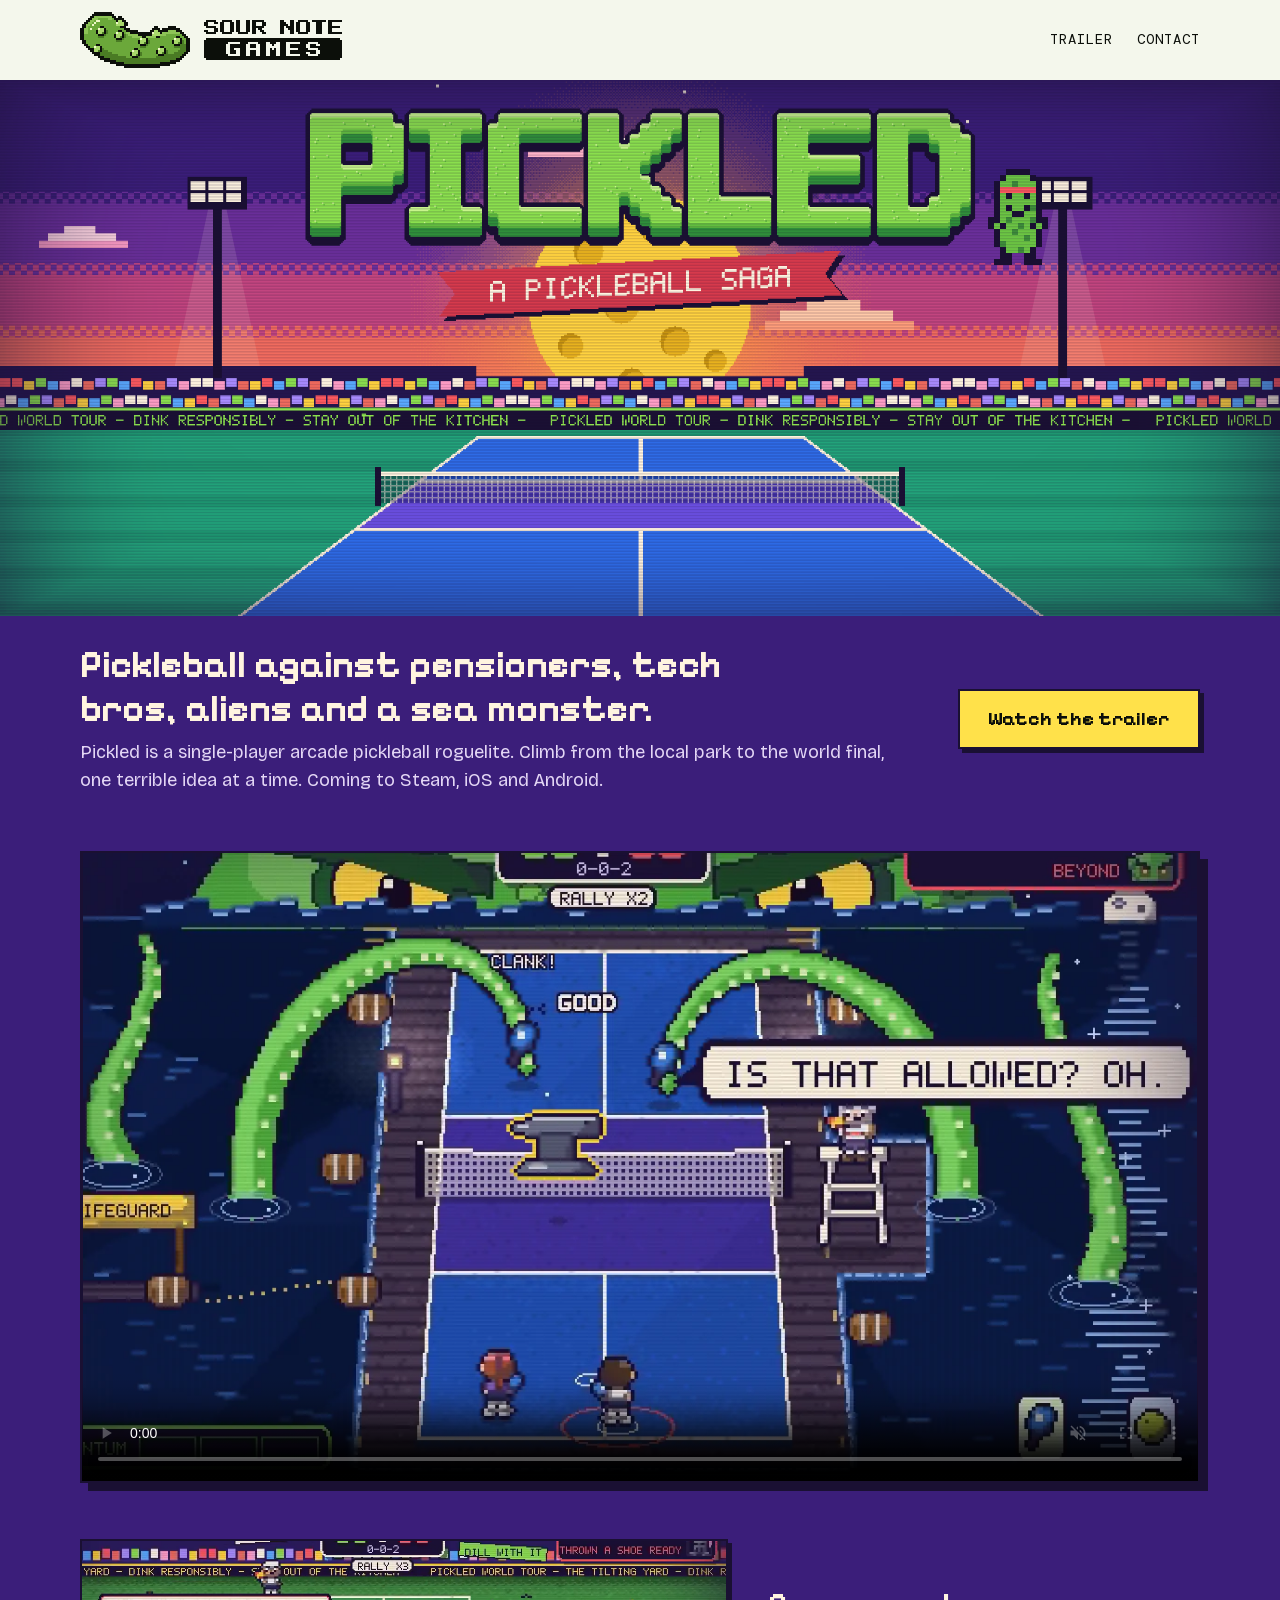
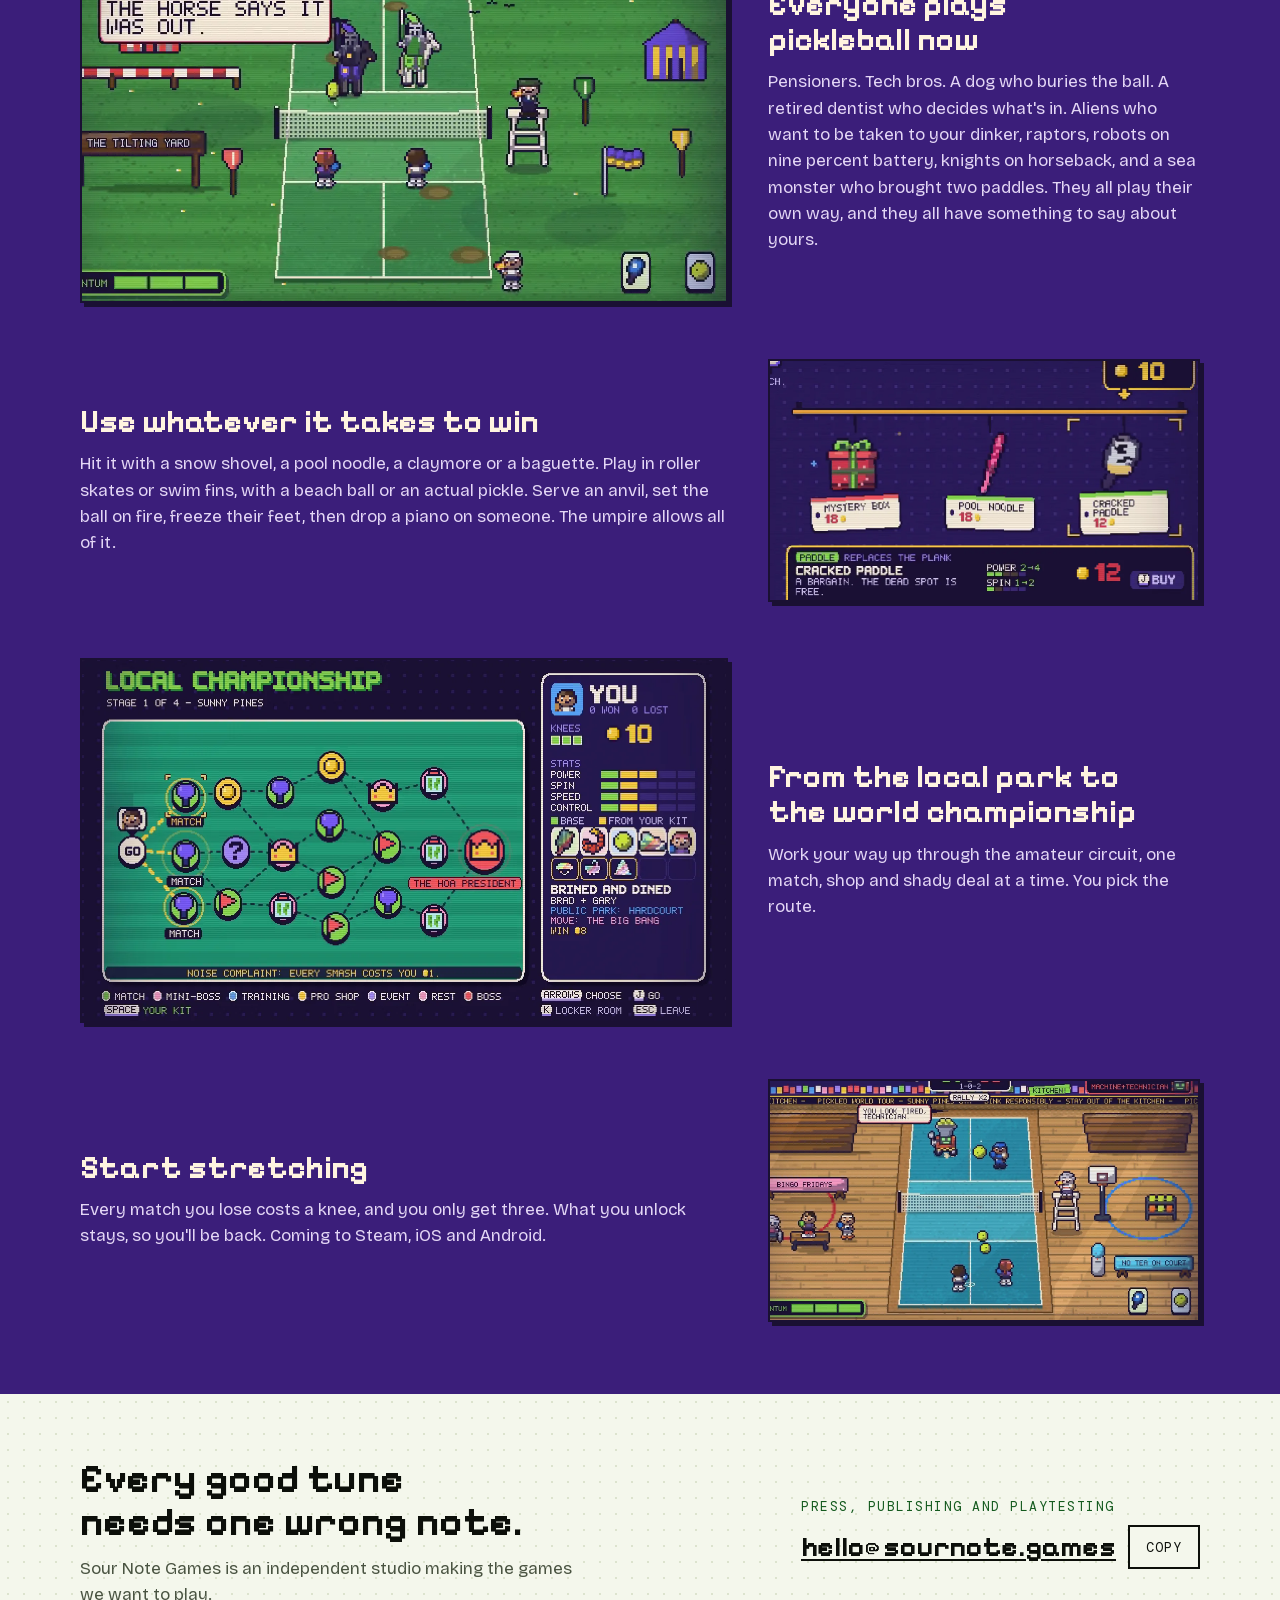
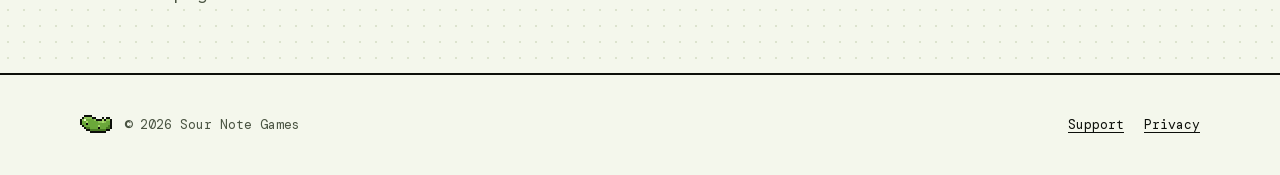
<file: index.html>
<!doctype html>
<html lang="en">
<head>
<meta charset="utf-8">
<meta name="viewport" content="width=device-width, initial-scale=1, viewport-fit=cover">
<title>Sour Note Games · Pickled: A Pickleball Saga</title>
<meta name="description" content="Pickleball against pensioners, tech bros, aliens and a sea monster. Pickled is an arcade pickleball roguelite, coming to Steam, iOS and Android.">
<link rel="canonical" href="https://sournote.games/">
<link rel="preload" as="image" href="img/title/letters.png">
<link rel="preload" as="font" type="font/woff2" href="fonts/pixelify-sans-700.woff2" crossorigin>
<link rel="preload" as="font" type="font/woff2" href="fonts/bricolage-grotesque.woff2" crossorigin>
<meta property="og:type" content="website">
<meta property="og:site_name" content="Sour Note Games">
<meta property="og:title" content="Pickled: A Pickleball Saga, from Sour Note Games">
<meta property="og:description" content="Pickleball against pensioners, tech bros, aliens and a sea monster. An arcade pickleball roguelite, coming to Steam, iOS and Android.">
<meta property="og:url" content="https://sournote.games/">
<meta property="og:image" content="https://sournote.games/img/og-title.jpg">
<meta property="og:image:width" content="1200">
<meta property="og:image:height" content="630">
<meta property="og:image:alt" content="The Pickled title screen, with the logo over a pixel sunset and a packed stadium, and the words Coming to Steam, iOS and Android.">
<meta name="twitter:card" content="summary_large_image">
<script type="application/ld+json">
{
  "@context": "https://schema.org",
  "@graph": [
    {
      "@type": "WebSite",
      "@id": "https://sournote.games/#website",
      "name": "Sour Note Games",
      "url": "https://sournote.games/"
    },
    {
      "@type": "Organization",
      "@id": "https://sournote.games/#studio",
      "name": "Sour Note Games",
      "url": "https://sournote.games/",
      "email": "hello@sournote.games"
    },
    {
      "@type": "VideoGame",
      "@id": "https://sournote.games/#pickled",
      "name": "Pickled: A Pickleball Saga",
      "alternateName": "Pickled",
      "description": "A single-player arcade pickleball roguelite, coming to Steam, iOS and Android. Pickleball against pensioners, tech bros, aliens and a sea monster.",
      "url": "https://sournote.games/",
      "image": "https://sournote.games/img/og-title.jpg",
      "genre": ["Sports", "Arcade", "Roguelite"],
      "gamePlatform": ["Steam", "iOS", "Android"],
      "playMode": "https://schema.org/SinglePlayer",
      "applicationCategory": "Game",
      "author": { "@id": "https://sournote.games/#studio" },
      "trailer": { "@id": "https://sournote.games/#trailer" }
    },
    {
      "@type": "VideoObject",
      "@id": "https://sournote.games/#trailer",
      "name": "Pickled: A Pickleball Saga trailer",
      "description": "Pickleball against pensioners, tech bros, a dog, a retired dentist, aliens and a sea monster. Coming to Steam, iOS and Android.",
      "thumbnailUrl": "https://sournote.games/img/story/anvil.webp",
      "uploadDate": "2026-11-08T17:30:00+08:00",
      "duration": "PT1M35S",
      "contentUrl": "https://sournote.games/video/pickled-trailer.mp4"
    }
  ]
}
</script>
<link rel="icon" href="favicon.ico" sizes="16x16 32x32 48x48">
<link rel="icon" href="favicon.svg" type="image/svg+xml">
<link rel="apple-touch-icon" href="apple-touch-icon.png">
<link rel="stylesheet" href="site.css?v=8">
</head>
<body>

<header class="wrap top" id="top">
  <a class="brand" href="#top" aria-label="Sour Note Games, back to top"><svg xmlns="http://www.w3.org/2000/svg" viewBox="0 0 131 28" shape-rendering="crispEdges" role="img" aria-label="Sour Note Games"><path d="M7 0h9v1h-9zM6 1h11v1h-11zM5 2h2v1h-2zM16 2h2v1h-2zM19 2h2v1h-2zM4 3h2v1h-2zM17 3h5v1h-5zM3 4h2v1h-2zM18 4h1v1h-1zM21 4h2v1h-2zM2 5h2v1h-2zM22 5h2v1h-2zM1 6h2v1h-2zM22 6h2v1h-2zM1 7h2v1h-2zM10 7h2v1h-2zM20 7h3v1h-3zM37 7h2v1h-2zM44 7h4v1h-4zM0 8h2v1h-2zM12 8h1v1h-1zM22 8h3v1h-3zM36 8h4v1h-4zM41 8h9v1h-9zM0 9h2v1h-2zM8 9h1v1h-1zM12 9h1v1h-1zM19 9h2v1h-2zM23 9h6v1h-6zM35 9h2v1h-2zM39 9h5v1h-5zM48 9h3v1h-3zM0 10h2v1h-2zM8 10h1v1h-1zM12 10h1v1h-1zM21 10h1v1h-1zM25 10h11v1h-11zM40 10h1v1h-1zM50 10h2v1h-2zM0 11h2v1h-2zM9 11h3v1h-3zM17 11h1v1h-1zM21 11h1v1h-1zM29 11h7v1h-7zM51 11h2v1h-2zM0 12h2v1h-2zM17 12h1v1h-1zM21 12h1v1h-1zM31 12h2v1h-2zM38 12h2v1h-2zM48 12h2v1h-2zM52 12h2v1h-2zM0 13h2v1h-2zM18 13h3v1h-3zM33 13h1v1h-1zM50 13h1v1h-1zM53 13h2v1h-2zM1 14h2v1h-2zM29 14h1v1h-1zM33 14h1v1h-1zM46 14h1v1h-1zM50 14h1v1h-1zM53 14h2v1h-2zM1 15h2v1h-2zM29 15h1v1h-1zM33 15h1v1h-1zM46 15h1v1h-1zM50 15h1v1h-1zM53 15h2v1h-2zM2 16h2v1h-2zM8 16h2v1h-2zM30 16h3v1h-3zM47 16h3v1h-3zM53 16h2v1h-2zM3 17h2v1h-2zM10 17h1v1h-1zM40 17h2v1h-2zM53 17h2v1h-2zM4 18h3v1h-3zM10 18h1v1h-1zM27 18h2v1h-2zM42 18h1v1h-1zM53 18h2v1h-2zM5 19h2v1h-2zM10 19h1v1h-1zM29 19h1v1h-1zM38 19h1v1h-1zM42 19h1v1h-1zM53 19h2v1h-2zM6 20h4v1h-4zM25 20h1v1h-1zM29 20h1v1h-1zM38 20h1v1h-1zM42 20h1v1h-1zM52 20h2v1h-2zM7 21h3v1h-3zM25 21h1v1h-1zM29 21h1v1h-1zM39 21h3v1h-3zM51 21h2v1h-2zM9 22h3v1h-3zM26 22h3v1h-3zM50 22h2v1h-2zM10 23h5v1h-5zM48 23h3v1h-3zM12 24h6v1h-6zM45 24h5v1h-5zM15 25h7v1h-7zM40 25h8v1h-8zM18 26h27v1h-27zM22 27h18v1h-18z" fill="#0C0F0A"/><path d="M13 9h1v1h-1zM11 10h1v1h-1zM13 10h1v1h-1zM12 11h1v1h-1zM22 11h1v1h-1zM9 12h3v1h-3zM20 12h1v1h-1zM22 12h1v1h-1zM21 13h1v1h-1zM18 14h3v1h-3zM34 14h1v1h-1zM51 14h1v1h-1zM32 15h1v1h-1zM34 15h1v1h-1zM49 15h1v1h-1zM51 15h1v1h-1zM33 16h1v1h-1zM50 16h3v1h-3zM30 17h3v1h-3zM47 17h6v1h-6zM11 18h1v1h-1zM50 18h3v1h-3zM9 19h1v1h-1zM11 19h3v1h-3zM43 19h1v1h-1zM49 19h4v1h-4zM10 20h6v1h-6zM30 20h1v1h-1zM41 20h1v1h-1zM43 20h1v1h-1zM47 20h5v1h-5zM10 21h9v1h-9zM28 21h1v1h-1zM30 21h1v1h-1zM42 21h9v1h-9zM12 22h11v1h-11zM29 22h1v1h-1zM38 22h12v1h-12zM15 23h33v1h-33zM18 24h27v1h-27zM22 25h18v1h-18z" fill="#4A7B24"/><path d="M9 3h5v1h-5zM16 3h1v1h-1zM7 4h1v1h-1zM10 4h8v1h-8zM6 5h1v1h-1zM8 5h10v1h-10zM5 6h1v1h-1zM7 6h11v1h-11zM4 7h6v1h-6zM12 7h8v1h-8zM4 8h1v1h-1zM6 8h3v1h-3zM13 8h9v1h-9zM4 9h4v1h-4zM14 9h5v1h-5zM21 9h2v1h-2zM4 10h4v1h-4zM14 10h4v1h-4zM22 10h1v1h-1zM2 11h7v1h-7zM13 11h4v1h-4zM23 11h1v1h-1zM43 11h8v1h-8zM2 12h7v1h-7zM12 12h5v1h-5zM23 12h3v1h-3zM40 12h8v1h-8zM50 12h2v1h-2zM2 13h16v1h-16zM22 13h8v1h-8zM34 13h13v1h-13zM51 13h2v1h-2zM3 14h15v1h-15zM21 14h8v1h-8zM35 14h11v1h-11zM52 14h1v1h-1zM3 15h26v1h-26zM35 15h11v1h-11zM52 15h1v1h-1zM4 16h4v1h-4zM10 16h20v1h-20zM34 16h13v1h-13zM5 17h2v1h-2zM11 17h19v1h-19zM33 17h7v1h-7zM42 17h5v1h-5zM12 18h15v1h-15zM29 18h10v1h-10zM43 18h7v1h-7zM14 19h12v1h-12zM30 19h8v1h-8zM44 19h5v1h-5zM16 20h9v1h-9zM31 20h7v1h-7zM44 20h3v1h-3zM19 21h6v1h-6zM31 21h8v1h-8zM23 22h3v1h-3zM30 22h8v1h-8z" fill="#6BA83A"/><path d="M7 2h9v1h-9zM6 3h3v1h-3zM14 3h2v1h-2zM5 4h2v1h-2zM4 5h2v1h-2zM3 6h2v1h-2zM3 7h1v1h-1zM2 8h2v1h-2zM2 9h2v1h-2zM44 9h4v1h-4zM2 10h2v1h-2zM23 10h2v1h-2zM41 10h9v1h-9zM24 11h5v1h-5zM40 11h3v1h-3zM26 12h5v1h-5zM33 12h5v1h-5z" fill="#8DC456"/><path d="M19 4h2v1h-2zM19 5h3v1h-3zM18 6h4v1h-4zM10 8h2v1h-2zM9 9h3v1h-3zM37 9h2v1h-2zM9 10h2v1h-2zM19 10h2v1h-2zM37 10h3v1h-3zM18 11h3v1h-3zM36 11h4v1h-4zM18 12h2v1h-2zM31 13h2v1h-2zM48 13h2v1h-2zM30 14h3v1h-3zM47 14h3v1h-3zM30 15h2v1h-2zM47 15h2v1h-2zM8 17h2v1h-2zM7 18h3v1h-3zM40 18h2v1h-2zM7 19h2v1h-2zM27 19h2v1h-2zM39 19h3v1h-3zM26 20h3v1h-3zM39 20h2v1h-2zM26 21h2v1h-2z" fill="#A8D86B"/><path d="M8 4h2v1h-2zM7 5h1v1h-1zM18 5h1v1h-1zM6 6h1v1h-1zM5 8h1v1h-1zM9 8h1v1h-1zM18 10h1v1h-1zM36 10h1v1h-1zM30 13h1v1h-1zM47 13h1v1h-1zM7 17h1v1h-1zM39 18h1v1h-1zM26 19h1v1h-1z" fill="#EEF8C8"/><path d="M63 4h5v1h-5zM71 4h5v1h-5zM78 4h2v1h-2zM83 4h2v1h-2zM86 4h6v1h-6zM100 4h2v1h-2zM105 4h2v1h-2zM109 4h5v1h-5zM116 4h7v1h-7zM124 4h7v1h-7zM62 5h2v1h-2zM67 5h2v1h-2zM70 5h2v1h-2zM75 5h2v1h-2zM78 5h2v1h-2zM83 5h2v1h-2zM86 5h2v1h-2zM91 5h2v1h-2zM100 5h3v1h-3zM105 5h2v1h-2zM108 5h2v1h-2zM113 5h2v1h-2zM118 5h3v1h-3zM124 5h2v1h-2zM62 6h2v1h-2zM70 6h2v1h-2zM75 6h2v1h-2zM78 6h2v1h-2zM83 6h2v1h-2zM86 6h2v1h-2zM91 6h2v1h-2zM100 6h4v1h-4zM105 6h2v1h-2zM108 6h2v1h-2zM113 6h2v1h-2zM118 6h3v1h-3zM124 6h2v1h-2zM63 7h5v1h-5zM70 7h2v1h-2zM75 7h2v1h-2zM78 7h2v1h-2zM83 7h2v1h-2zM86 7h6v1h-6zM100 7h2v1h-2zM103 7h4v1h-4zM108 7h2v1h-2zM113 7h2v1h-2zM118 7h3v1h-3zM124 7h6v1h-6zM67 8h2v1h-2zM70 8h2v1h-2zM75 8h2v1h-2zM78 8h2v1h-2zM83 8h2v1h-2zM86 8h2v1h-2zM89 8h2v1h-2zM100 8h2v1h-2zM104 8h3v1h-3zM108 8h2v1h-2zM113 8h2v1h-2zM118 8h3v1h-3zM124 8h2v1h-2zM62 9h2v1h-2zM67 9h2v1h-2zM70 9h2v1h-2zM75 9h2v1h-2zM78 9h2v1h-2zM83 9h2v1h-2zM86 9h2v1h-2zM90 9h2v1h-2zM100 9h2v1h-2zM105 9h2v1h-2zM108 9h2v1h-2zM113 9h2v1h-2zM118 9h3v1h-3zM124 9h2v1h-2zM63 10h5v1h-5zM71 10h5v1h-5zM79 10h5v1h-5zM86 10h2v1h-2zM91 10h2v1h-2zM100 10h2v1h-2zM105 10h2v1h-2zM109 10h5v1h-5zM118 10h3v1h-3zM124 10h7v1h-7zM63 13h67v1h-67zM62 14h69v1h-69zM62 15h12v1h-12zM80 15h4v1h-4zM89 15h4v1h-4zM95 15h3v1h-3zM100 15h3v1h-3zM110 15h4v1h-4zM119 15h12v1h-12zM62 16h11v1h-11zM75 16h8v1h-8zM85 16h3v1h-3zM90 16h3v1h-3zM96 16h1v1h-1zM100 16h3v1h-3zM105 16h8v1h-8zM115 16h3v1h-3zM120 16h11v1h-11zM62 17h11v1h-11zM75 17h8v1h-8zM85 17h3v1h-3zM90 17h3v1h-3zM100 17h3v1h-3zM105 17h8v1h-8zM115 17h16v1h-16zM62 18h11v1h-11zM75 18h2v1h-2zM80 18h3v1h-3zM90 18h3v1h-3zM95 18h1v1h-1zM97 18h1v1h-1zM100 18h3v1h-3zM109 18h5v1h-5zM119 18h12v1h-12zM62 19h11v1h-11zM75 19h3v1h-3zM80 19h3v1h-3zM85 19h3v1h-3zM90 19h3v1h-3zM95 19h3v1h-3zM100 19h3v1h-3zM105 19h13v1h-13zM120 19h11v1h-11zM62 20h11v1h-11zM75 20h3v1h-3zM80 20h3v1h-3zM85 20h3v1h-3zM90 20h3v1h-3zM95 20h3v1h-3zM100 20h3v1h-3zM105 20h8v1h-8zM115 20h3v1h-3zM120 20h11v1h-11zM62 21h12v1h-12zM80 21h3v1h-3zM85 21h3v1h-3zM90 21h3v1h-3zM95 21h3v1h-3zM100 21h3v1h-3zM110 21h4v1h-4zM119 21h12v1h-12zM62 22h69v1h-69zM63 23h67v1h-67z" fill="currentColor"/></svg></a>
  <nav aria-label="Main">
    <a href="#trailer">Trailer</a>
    <a href="#contact">Contact</a>
  </nav>
</header>

<main>
  <section class="games" id="games">
    <h1 class="hero-art">
      <span class="stage">
        <img class="plate" src="img/title/sky.png" width="1720" height="720" fetchpriority="high" alt="Pickled: A Pickleball Saga">
        <img class="moon" src="img/title/moon.png" width="300" height="300" alt="">
        <img class="cloud" src="img/title/cloud-1.png" width="160" height="40" alt="" style="--x: 355; --y: 32; --w: 80; --v: 20.64">
        <img class="cloud" src="img/title/cloud-2.png" width="120" height="30" alt="" style="--x: 26; --y: 98; --w: 60; --v: 28.38">
        <img class="cloud" src="img/title/cloud-3.png" width="200" height="40" alt="" style="--x: 514; --y: 148; --w: 100; --v: 16.34">
        <span class="beam" style="--x: 146"></span>
        <span class="beam" style="--x: 714; animation-delay: -3s"></span>
        <img class="ground" src="img/title/ground.png" width="1720" height="720" fetchpriority="high" alt="">
        <img class="fans" src="img/title/fans-a.png" width="1720" height="40" alt="" style="--hop: 10%">
        <img class="fans" src="img/title/fans-b.png" width="1720" height="40" alt="" style="--hop: -10%">
        <span class="letter" style="--i: 0; --x: 202"></span>
        <span class="letter" style="--i: 1; --x: 269"></span>
        <span class="letter" style="--i: 2; --x: 322"></span>
        <span class="letter" style="--i: 3; --x: 389"></span>
        <span class="letter" style="--i: 4; --x: 456"></span>
        <span class="letter" style="--i: 5; --x: 516"></span>
        <span class="letter" style="--i: 6; --x: 583"></span>
        <img class="ribbon" src="img/title/ribbon.png" width="552" height="94" alt="">
        <img class="mascot" src="img/title/mascot.png" width="80" height="128" alt="">
        <img class="glass" src="img/title/glass.png" width="1720" height="720" fetchpriority="high" alt="">
      </span>
    </h1>
    <div class="wrap games-in">
      <div class="pitch">
        <div class="pitch-copy">
          <p class="line">Pickleball against pensioners, tech bros, aliens and a sea monster.</p>
          <p class="sub">Pickled is a single-player arcade pickleball roguelite. Climb from the local park to the world final, one terrible idea at a time. Coming to Steam, iOS and Android.</p>
        </div>
        <a class="btn" href="#trailer">Watch the trailer</a>
      </div>

      <div class="frame clip" id="trailer">
        <video controls loop muted playsinline preload="none" width="1280" height="720" poster="img/story/anvil.webp" aria-label="The Pickled trailer: pickleball against pensioners, tech bros, a dog, a retired dentist, aliens and a sea monster. You bring an anvil, a baseball bat, a sword and a pickle, serve a ball on fire, drop a piano on a ball machine and throw your paddle at your own partner, then climb from the local park to the world championship and lose to the pensioners. Coming to Steam, iOS and Android.">
          <source src="video/pickled-trailer.mp4" type="video/mp4">
          <track kind="captions" src="video/pickled-trailer.vtt" srclang="en" label="English">
          <a href="video/pickled-trailer.mp4">Watch the Pickled trailer</a>
        </video>
      </div>

      <div class="story">
        <article>
          <div class="shot loop"><video loop muted playsinline preload="none" width="1200" height="676" poster="img/story/everyone.webp" aria-label="Quick cuts of who you play: knights on horseback, green aliens on a mothership with Earth in the window, raptors in a jungle under a volcano, a dog on a beach, a huge Scotsman, robots in a world arena, a cow, a corporate sponsor with an ad across the court, and two tech bros, each with something to say."><source src="video/loops/everyone.mp4" type="video/mp4"></video></div>
          <div class="beat">
            <h2>Everyone plays pickleball now</h2>
            <p>Pensioners. Tech bros. A dog who buries the ball. A retired dentist who decides what's in. Aliens who want to be taken to your dinker, raptors, robots on nine percent battery, knights on horseback, and a sea monster who brought two paddles. They all play their own way, and they all have something to say about yours.</p>
          </div>
        </article>
        <article>
          <div class="shot loop"><video loop muted playsinline preload="none" width="1200" height="676" poster="img/story/kit.webp" aria-label="The Pro Shop's rail swings past a pool noodle, a snow shovel, a rugby ball and more, cutting to the gear in play: a beach ball, an actual pickle, a falling piano, a party balloon, a ball on fire, a bouncy castle and blocks of ice."><source src="video/loops/kit.mp4" type="video/mp4"></video></div>
          <div class="beat">
            <h2>Use whatever it takes to win</h2>
            <p>Hit it with a snow shovel, a pool noodle, a claymore or a baguette. Play in roller skates or swim fins, with a beach ball or an actual pickle. Serve an anvil, set the ball on fire, freeze their feet, then drop a piano on someone. The umpire allows all of it.</p>
          </div>
        </article>
        <article>
          <div class="shot loop"><video loop muted playsinline preload="none" width="1280" height="720" poster="img/story/map.webp" aria-label="The map screen, with the selection moving between stops on a board of matches, shops and events. It cuts from the Local Championship to the Regional, National and World boards, each with a boss's crown at the far end."><source src="video/loops/route.mp4" type="video/mp4"></video></div>
          <div class="beat">
            <h2>From the local park to the world championship</h2>
            <p>Work your way up through the amateur circuit, one match, shop and shady deal at a time. You pick the route.</p>
          </div>
        </article>
        <article>
          <div class="shot loop"><video loop muted playsinline preload="none" width="1200" height="676" poster="img/story/machine.webp" aria-label="In a gym a ball machine fires several balls at once through a long rally, saying, &quot;You look tired, technician,&quot; then, &quot;Tired is a fault. Reporting.&quot;"><source src="video/loops/machine.mp4" type="video/mp4"></video></div>
          <div class="beat">
            <h2>Start stretching</h2>
            <p>Every match you lose costs a knee, and you only get three. What you unlock stays, so you'll be back. Coming to Steam, iOS and Android.</p>
          </div>
        </article>
      </div>
    </div>
  </section>

  <section class="studio" id="contact" aria-labelledby="studio-title">
    <div class="wrap studio-in">
      <div class="studio-copy">
        <h2 id="studio-title">Every good tune needs one wrong note.</h2>
        <p>Sour Note Games is an independent studio making the games we want to play.</p>
      </div>
      <div class="reach">
        <p class="eyebrow">Press, publishing and playtesting</p>
        <div class="mail">
          <a id="email" href="mailto:hello@sournote.games">hello@sournote.games</a>
          <button class="copy" id="copy-email" type="button">Copy</button>
          <span class="vh" id="copy-status" role="status"></span>
        </div>
      </div>
    </div>
  </section>
</main>

<footer class="foot">
  <div class="wrap foot-in">
    <div class="foot-id"><svg xmlns="http://www.w3.org/2000/svg" viewBox="0 0 16 16" shape-rendering="crispEdges" role="img" aria-label="Sour Note Games"><path class="mark-line" d="M2 3h4v1h-4zM1 4h1v1h-1zM6 4h2v1h-2zM11 4h1v1h-1zM13 4h2v1h-2zM0 5h1v1h-1zM8 5h3v1h-3zM12 5h1v1h-1zM15 5h1v1h-1zM0 6h1v1h-1zM15 6h1v1h-1zM0 7h1v1h-1zM15 7h1v1h-1zM1 8h1v1h-1zM15 8h1v1h-1zM2 9h1v1h-1zM15 9h1v1h-1zM3 10h2v1h-2zM13 10h2v1h-2zM5 11h8v1h-8z" fill="#0C0F0A"/><path d="M3 7h1v1h-1zM9 9h1v1h-1z" fill="#0C0F0A"/><path d="M14 8h1v1h-1zM3 9h2v1h-2zM13 9h2v1h-2zM5 10h8v1h-8z" fill="#4A7B24"/><path d="M3 5h4v1h-4zM1 6h2v1h-2zM4 6h5v1h-5zM13 6h2v1h-2zM1 7h2v1h-2zM4 7h11v1h-11zM2 8h7v1h-7zM10 8h4v1h-4zM5 9h4v1h-4zM10 9h3v1h-3z" fill="#6BA83A"/><path d="M2 4h4v1h-4zM1 5h1v1h-1zM7 5h1v1h-1zM13 5h2v1h-2zM9 6h2v1h-2zM12 6h1v1h-1z" fill="#8DC456"/><path d="M11 5h1v1h-1zM3 6h1v1h-1zM11 6h1v1h-1zM9 8h1v1h-1z" fill="#A8D86B"/><path d="M2 5h1v1h-1z" fill="#EEF8C8"/></svg><span>© 2026 Sour Note Games</span></div>
    <nav aria-label="Legal">
      <a href="support.html">Support</a>
      <a href="privacy.html">Privacy</a>
    </nav>
  </div>
</footer>

<script src="site.js?v=7"></script>
</body>
</html>
</file>
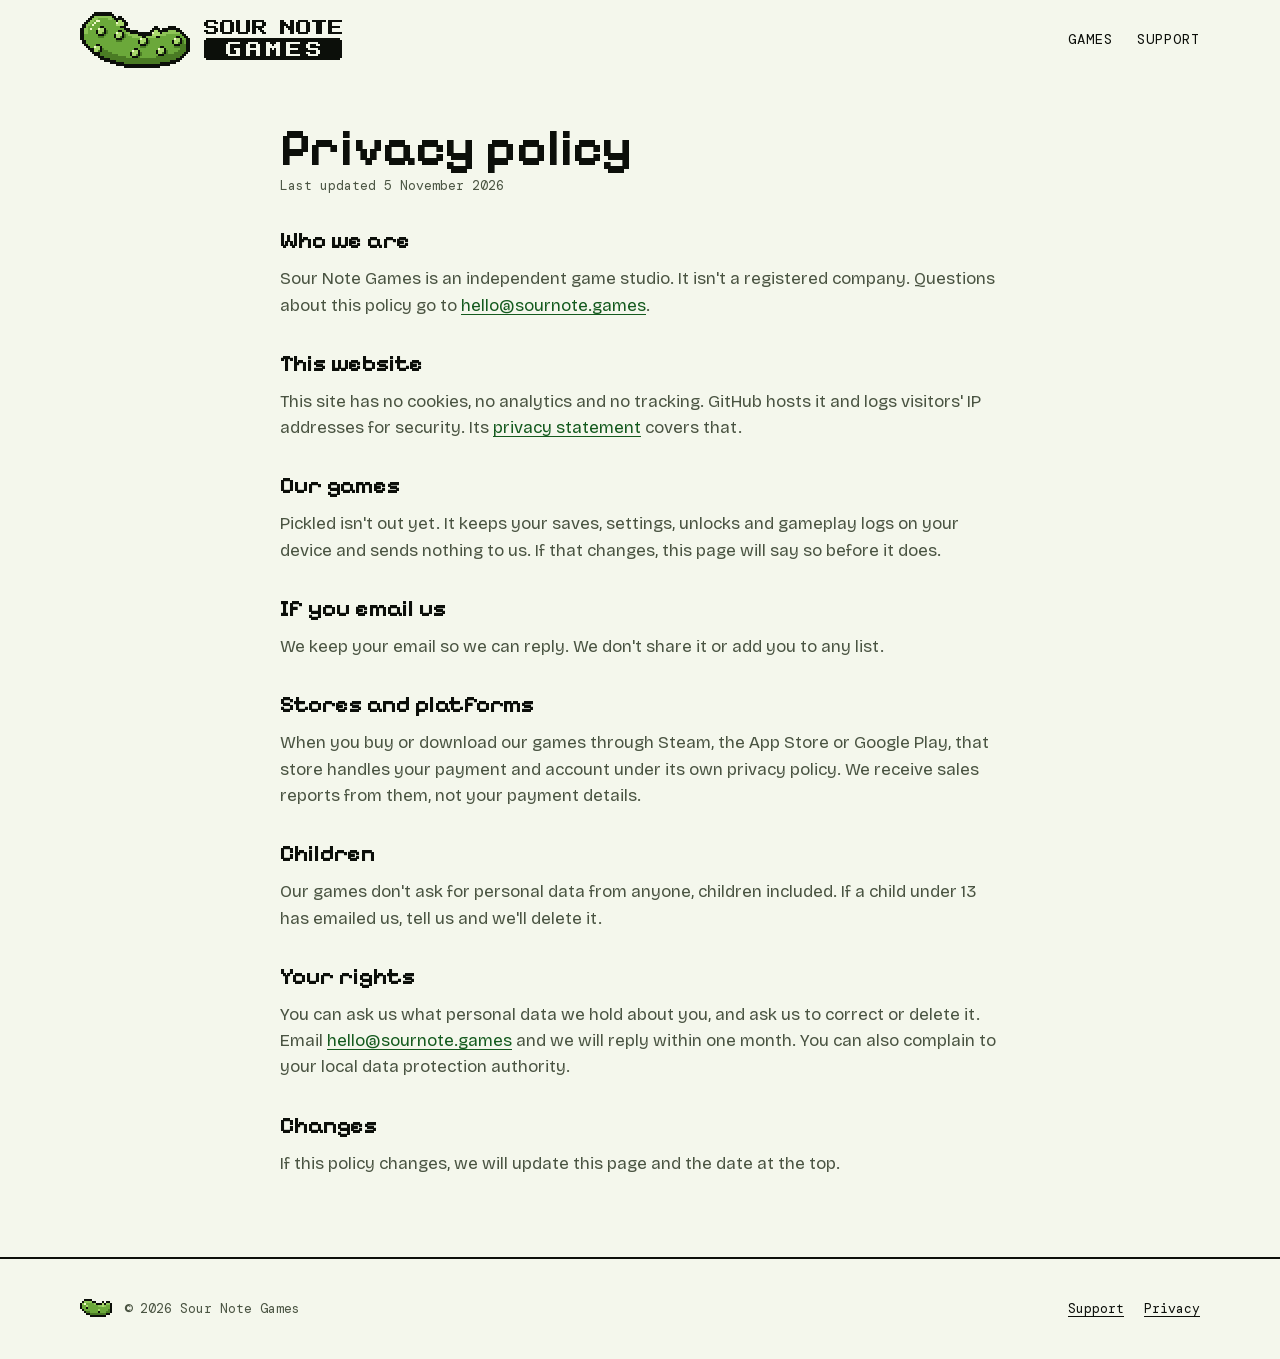
<file: privacy.html>
<!doctype html>
<html lang="en">
<head>
<meta charset="utf-8">
<meta name="viewport" content="width=device-width, initial-scale=1, viewport-fit=cover">
<title>Privacy policy · Sour Note Games</title>
<meta name="description" content="How Sour Note Games handles your data. This site has no cookies, analytics or tracking, and Pickled keeps your saves on your device and sends nothing to us.">
<link rel="canonical" href="https://sournote.games/privacy.html">
<link rel="icon" href="favicon.ico" sizes="16x16 32x32 48x48">
<link rel="icon" href="favicon.svg" type="image/svg+xml">
<link rel="apple-touch-icon" href="apple-touch-icon.png">
<link rel="stylesheet" href="site.css?v=8">
</head>
<body>
<header class="wrap top">
  <a class="brand" href="index.html" aria-label="Sour Note Games home"><svg xmlns="http://www.w3.org/2000/svg" viewBox="0 0 131 28" shape-rendering="crispEdges" role="img" aria-label="Sour Note Games"><path d="M7 0h9v1h-9zM6 1h11v1h-11zM5 2h2v1h-2zM16 2h2v1h-2zM19 2h2v1h-2zM4 3h2v1h-2zM17 3h5v1h-5zM3 4h2v1h-2zM18 4h1v1h-1zM21 4h2v1h-2zM2 5h2v1h-2zM22 5h2v1h-2zM1 6h2v1h-2zM22 6h2v1h-2zM1 7h2v1h-2zM10 7h2v1h-2zM20 7h3v1h-3zM37 7h2v1h-2zM44 7h4v1h-4zM0 8h2v1h-2zM12 8h1v1h-1zM22 8h3v1h-3zM36 8h4v1h-4zM41 8h9v1h-9zM0 9h2v1h-2zM8 9h1v1h-1zM12 9h1v1h-1zM19 9h2v1h-2zM23 9h6v1h-6zM35 9h2v1h-2zM39 9h5v1h-5zM48 9h3v1h-3zM0 10h2v1h-2zM8 10h1v1h-1zM12 10h1v1h-1zM21 10h1v1h-1zM25 10h11v1h-11zM40 10h1v1h-1zM50 10h2v1h-2zM0 11h2v1h-2zM9 11h3v1h-3zM17 11h1v1h-1zM21 11h1v1h-1zM29 11h7v1h-7zM51 11h2v1h-2zM0 12h2v1h-2zM17 12h1v1h-1zM21 12h1v1h-1zM31 12h2v1h-2zM38 12h2v1h-2zM48 12h2v1h-2zM52 12h2v1h-2zM0 13h2v1h-2zM18 13h3v1h-3zM33 13h1v1h-1zM50 13h1v1h-1zM53 13h2v1h-2zM1 14h2v1h-2zM29 14h1v1h-1zM33 14h1v1h-1zM46 14h1v1h-1zM50 14h1v1h-1zM53 14h2v1h-2zM1 15h2v1h-2zM29 15h1v1h-1zM33 15h1v1h-1zM46 15h1v1h-1zM50 15h1v1h-1zM53 15h2v1h-2zM2 16h2v1h-2zM8 16h2v1h-2zM30 16h3v1h-3zM47 16h3v1h-3zM53 16h2v1h-2zM3 17h2v1h-2zM10 17h1v1h-1zM40 17h2v1h-2zM53 17h2v1h-2zM4 18h3v1h-3zM10 18h1v1h-1zM27 18h2v1h-2zM42 18h1v1h-1zM53 18h2v1h-2zM5 19h2v1h-2zM10 19h1v1h-1zM29 19h1v1h-1zM38 19h1v1h-1zM42 19h1v1h-1zM53 19h2v1h-2zM6 20h4v1h-4zM25 20h1v1h-1zM29 20h1v1h-1zM38 20h1v1h-1zM42 20h1v1h-1zM52 20h2v1h-2zM7 21h3v1h-3zM25 21h1v1h-1zM29 21h1v1h-1zM39 21h3v1h-3zM51 21h2v1h-2zM9 22h3v1h-3zM26 22h3v1h-3zM50 22h2v1h-2zM10 23h5v1h-5zM48 23h3v1h-3zM12 24h6v1h-6zM45 24h5v1h-5zM15 25h7v1h-7zM40 25h8v1h-8zM18 26h27v1h-27zM22 27h18v1h-18z" fill="#0C0F0A"/><path d="M13 9h1v1h-1zM11 10h1v1h-1zM13 10h1v1h-1zM12 11h1v1h-1zM22 11h1v1h-1zM9 12h3v1h-3zM20 12h1v1h-1zM22 12h1v1h-1zM21 13h1v1h-1zM18 14h3v1h-3zM34 14h1v1h-1zM51 14h1v1h-1zM32 15h1v1h-1zM34 15h1v1h-1zM49 15h1v1h-1zM51 15h1v1h-1zM33 16h1v1h-1zM50 16h3v1h-3zM30 17h3v1h-3zM47 17h6v1h-6zM11 18h1v1h-1zM50 18h3v1h-3zM9 19h1v1h-1zM11 19h3v1h-3zM43 19h1v1h-1zM49 19h4v1h-4zM10 20h6v1h-6zM30 20h1v1h-1zM41 20h1v1h-1zM43 20h1v1h-1zM47 20h5v1h-5zM10 21h9v1h-9zM28 21h1v1h-1zM30 21h1v1h-1zM42 21h9v1h-9zM12 22h11v1h-11zM29 22h1v1h-1zM38 22h12v1h-12zM15 23h33v1h-33zM18 24h27v1h-27zM22 25h18v1h-18z" fill="#4A7B24"/><path d="M9 3h5v1h-5zM16 3h1v1h-1zM7 4h1v1h-1zM10 4h8v1h-8zM6 5h1v1h-1zM8 5h10v1h-10zM5 6h1v1h-1zM7 6h11v1h-11zM4 7h6v1h-6zM12 7h8v1h-8zM4 8h1v1h-1zM6 8h3v1h-3zM13 8h9v1h-9zM4 9h4v1h-4zM14 9h5v1h-5zM21 9h2v1h-2zM4 10h4v1h-4zM14 10h4v1h-4zM22 10h1v1h-1zM2 11h7v1h-7zM13 11h4v1h-4zM23 11h1v1h-1zM43 11h8v1h-8zM2 12h7v1h-7zM12 12h5v1h-5zM23 12h3v1h-3zM40 12h8v1h-8zM50 12h2v1h-2zM2 13h16v1h-16zM22 13h8v1h-8zM34 13h13v1h-13zM51 13h2v1h-2zM3 14h15v1h-15zM21 14h8v1h-8zM35 14h11v1h-11zM52 14h1v1h-1zM3 15h26v1h-26zM35 15h11v1h-11zM52 15h1v1h-1zM4 16h4v1h-4zM10 16h20v1h-20zM34 16h13v1h-13zM5 17h2v1h-2zM11 17h19v1h-19zM33 17h7v1h-7zM42 17h5v1h-5zM12 18h15v1h-15zM29 18h10v1h-10zM43 18h7v1h-7zM14 19h12v1h-12zM30 19h8v1h-8zM44 19h5v1h-5zM16 20h9v1h-9zM31 20h7v1h-7zM44 20h3v1h-3zM19 21h6v1h-6zM31 21h8v1h-8zM23 22h3v1h-3zM30 22h8v1h-8z" fill="#6BA83A"/><path d="M7 2h9v1h-9zM6 3h3v1h-3zM14 3h2v1h-2zM5 4h2v1h-2zM4 5h2v1h-2zM3 6h2v1h-2zM3 7h1v1h-1zM2 8h2v1h-2zM2 9h2v1h-2zM44 9h4v1h-4zM2 10h2v1h-2zM23 10h2v1h-2zM41 10h9v1h-9zM24 11h5v1h-5zM40 11h3v1h-3zM26 12h5v1h-5zM33 12h5v1h-5z" fill="#8DC456"/><path d="M19 4h2v1h-2zM19 5h3v1h-3zM18 6h4v1h-4zM10 8h2v1h-2zM9 9h3v1h-3zM37 9h2v1h-2zM9 10h2v1h-2zM19 10h2v1h-2zM37 10h3v1h-3zM18 11h3v1h-3zM36 11h4v1h-4zM18 12h2v1h-2zM31 13h2v1h-2zM48 13h2v1h-2zM30 14h3v1h-3zM47 14h3v1h-3zM30 15h2v1h-2zM47 15h2v1h-2zM8 17h2v1h-2zM7 18h3v1h-3zM40 18h2v1h-2zM7 19h2v1h-2zM27 19h2v1h-2zM39 19h3v1h-3zM26 20h3v1h-3zM39 20h2v1h-2zM26 21h2v1h-2z" fill="#A8D86B"/><path d="M8 4h2v1h-2zM7 5h1v1h-1zM18 5h1v1h-1zM6 6h1v1h-1zM5 8h1v1h-1zM9 8h1v1h-1zM18 10h1v1h-1zM36 10h1v1h-1zM30 13h1v1h-1zM47 13h1v1h-1zM7 17h1v1h-1zM39 18h1v1h-1zM26 19h1v1h-1z" fill="#EEF8C8"/><path d="M63 4h5v1h-5zM71 4h5v1h-5zM78 4h2v1h-2zM83 4h2v1h-2zM86 4h6v1h-6zM100 4h2v1h-2zM105 4h2v1h-2zM109 4h5v1h-5zM116 4h7v1h-7zM124 4h7v1h-7zM62 5h2v1h-2zM67 5h2v1h-2zM70 5h2v1h-2zM75 5h2v1h-2zM78 5h2v1h-2zM83 5h2v1h-2zM86 5h2v1h-2zM91 5h2v1h-2zM100 5h3v1h-3zM105 5h2v1h-2zM108 5h2v1h-2zM113 5h2v1h-2zM118 5h3v1h-3zM124 5h2v1h-2zM62 6h2v1h-2zM70 6h2v1h-2zM75 6h2v1h-2zM78 6h2v1h-2zM83 6h2v1h-2zM86 6h2v1h-2zM91 6h2v1h-2zM100 6h4v1h-4zM105 6h2v1h-2zM108 6h2v1h-2zM113 6h2v1h-2zM118 6h3v1h-3zM124 6h2v1h-2zM63 7h5v1h-5zM70 7h2v1h-2zM75 7h2v1h-2zM78 7h2v1h-2zM83 7h2v1h-2zM86 7h6v1h-6zM100 7h2v1h-2zM103 7h4v1h-4zM108 7h2v1h-2zM113 7h2v1h-2zM118 7h3v1h-3zM124 7h6v1h-6zM67 8h2v1h-2zM70 8h2v1h-2zM75 8h2v1h-2zM78 8h2v1h-2zM83 8h2v1h-2zM86 8h2v1h-2zM89 8h2v1h-2zM100 8h2v1h-2zM104 8h3v1h-3zM108 8h2v1h-2zM113 8h2v1h-2zM118 8h3v1h-3zM124 8h2v1h-2zM62 9h2v1h-2zM67 9h2v1h-2zM70 9h2v1h-2zM75 9h2v1h-2zM78 9h2v1h-2zM83 9h2v1h-2zM86 9h2v1h-2zM90 9h2v1h-2zM100 9h2v1h-2zM105 9h2v1h-2zM108 9h2v1h-2zM113 9h2v1h-2zM118 9h3v1h-3zM124 9h2v1h-2zM63 10h5v1h-5zM71 10h5v1h-5zM79 10h5v1h-5zM86 10h2v1h-2zM91 10h2v1h-2zM100 10h2v1h-2zM105 10h2v1h-2zM109 10h5v1h-5zM118 10h3v1h-3zM124 10h7v1h-7zM63 13h67v1h-67zM62 14h69v1h-69zM62 15h12v1h-12zM80 15h4v1h-4zM89 15h4v1h-4zM95 15h3v1h-3zM100 15h3v1h-3zM110 15h4v1h-4zM119 15h12v1h-12zM62 16h11v1h-11zM75 16h8v1h-8zM85 16h3v1h-3zM90 16h3v1h-3zM96 16h1v1h-1zM100 16h3v1h-3zM105 16h8v1h-8zM115 16h3v1h-3zM120 16h11v1h-11zM62 17h11v1h-11zM75 17h8v1h-8zM85 17h3v1h-3zM90 17h3v1h-3zM100 17h3v1h-3zM105 17h8v1h-8zM115 17h16v1h-16zM62 18h11v1h-11zM75 18h2v1h-2zM80 18h3v1h-3zM90 18h3v1h-3zM95 18h1v1h-1zM97 18h1v1h-1zM100 18h3v1h-3zM109 18h5v1h-5zM119 18h12v1h-12zM62 19h11v1h-11zM75 19h3v1h-3zM80 19h3v1h-3zM85 19h3v1h-3zM90 19h3v1h-3zM95 19h3v1h-3zM100 19h3v1h-3zM105 19h13v1h-13zM120 19h11v1h-11zM62 20h11v1h-11zM75 20h3v1h-3zM80 20h3v1h-3zM85 20h3v1h-3zM90 20h3v1h-3zM95 20h3v1h-3zM100 20h3v1h-3zM105 20h8v1h-8zM115 20h3v1h-3zM120 20h11v1h-11zM62 21h12v1h-12zM80 21h3v1h-3zM85 21h3v1h-3zM90 21h3v1h-3zM95 21h3v1h-3zM100 21h3v1h-3zM110 21h4v1h-4zM119 21h12v1h-12zM62 22h69v1h-69zM63 23h67v1h-67z" fill="currentColor"/></svg></a>
  <nav aria-label="Main"><a href="index.html#games">Games</a><a href="support.html">Support</a></nav>
</header>
<main class="wrap doc">
  <div>
    <h1>Privacy policy</h1>
    <p class="updated">Last updated 5 November 2026</p>
  </div>

  <section>
    <h2>Who we are</h2>
    <p>Sour Note Games is an independent game studio. It isn't a registered company. Questions about this policy go to <a href="mailto:hello@sournote.games">hello@sournote.games</a>.</p>
  </section>

  <section>
    <h2>This website</h2>
    <p>This site has no cookies, no analytics and no tracking. GitHub hosts it and logs visitors' IP addresses for security. Its <a href="https://docs.github.com/en/site-policy/privacy-policies/github-general-privacy-statement">privacy statement</a> covers that.</p>
  </section>

  <section>
    <h2>Our games</h2>
    <p>Pickled isn't out yet. It keeps your saves, settings, unlocks and gameplay logs on your device and sends nothing to us. If that changes, this page will say so before it does.</p>
  </section>

  <section>
    <h2>If you email us</h2>
    <p>We keep your email so we can reply. We don't share it or add you to any list.</p>
  </section>

  <section>
    <h2>Stores and platforms</h2>
    <p>When you buy or download our games through Steam, the App Store or Google Play, that store handles your payment and account under its own privacy policy. We receive sales reports from them, not your payment details.</p>
  </section>

  <section>
    <h2>Children</h2>
    <p>Our games don't ask for personal data from anyone, children included. If a child under 13 has emailed us, tell us and we'll delete it.</p>
  </section>

  <section>
    <h2>Your rights</h2>
    <p>You can ask us what personal data we hold about you, and ask us to correct or delete it. Email <a href="mailto:hello@sournote.games">hello@sournote.games</a> and we will reply within one month. You can also complain to your local data protection authority.</p>
  </section>

  <section>
    <h2>Changes</h2>
    <p>If this policy changes, we will update this page and the date at the top.</p>
  </section>
</main>
<footer class="foot">
  <div class="wrap foot-in">
    <div class="foot-id"><svg xmlns="http://www.w3.org/2000/svg" viewBox="0 0 16 16" shape-rendering="crispEdges" role="img" aria-label="Sour Note Games"><path class="mark-line" d="M2 3h4v1h-4zM1 4h1v1h-1zM6 4h2v1h-2zM11 4h1v1h-1zM13 4h2v1h-2zM0 5h1v1h-1zM8 5h3v1h-3zM12 5h1v1h-1zM15 5h1v1h-1zM0 6h1v1h-1zM15 6h1v1h-1zM0 7h1v1h-1zM15 7h1v1h-1zM1 8h1v1h-1zM15 8h1v1h-1zM2 9h1v1h-1zM15 9h1v1h-1zM3 10h2v1h-2zM13 10h2v1h-2zM5 11h8v1h-8z" fill="#0C0F0A"/><path d="M3 7h1v1h-1zM9 9h1v1h-1z" fill="#0C0F0A"/><path d="M14 8h1v1h-1zM3 9h2v1h-2zM13 9h2v1h-2zM5 10h8v1h-8z" fill="#4A7B24"/><path d="M3 5h4v1h-4zM1 6h2v1h-2zM4 6h5v1h-5zM13 6h2v1h-2zM1 7h2v1h-2zM4 7h11v1h-11zM2 8h7v1h-7zM10 8h4v1h-4zM5 9h4v1h-4zM10 9h3v1h-3z" fill="#6BA83A"/><path d="M2 4h4v1h-4zM1 5h1v1h-1zM7 5h1v1h-1zM13 5h2v1h-2zM9 6h2v1h-2zM12 6h1v1h-1z" fill="#8DC456"/><path d="M11 5h1v1h-1zM3 6h1v1h-1zM11 6h1v1h-1zM9 8h1v1h-1z" fill="#A8D86B"/><path d="M2 5h1v1h-1z" fill="#EEF8C8"/></svg><span>© 2026 Sour Note Games</span></div>
    <nav aria-label="Legal"><a href="support.html">Support</a><a href="privacy.html" aria-current="page">Privacy</a></nav>
  </div>
</footer>
</body>
</html>
</file>
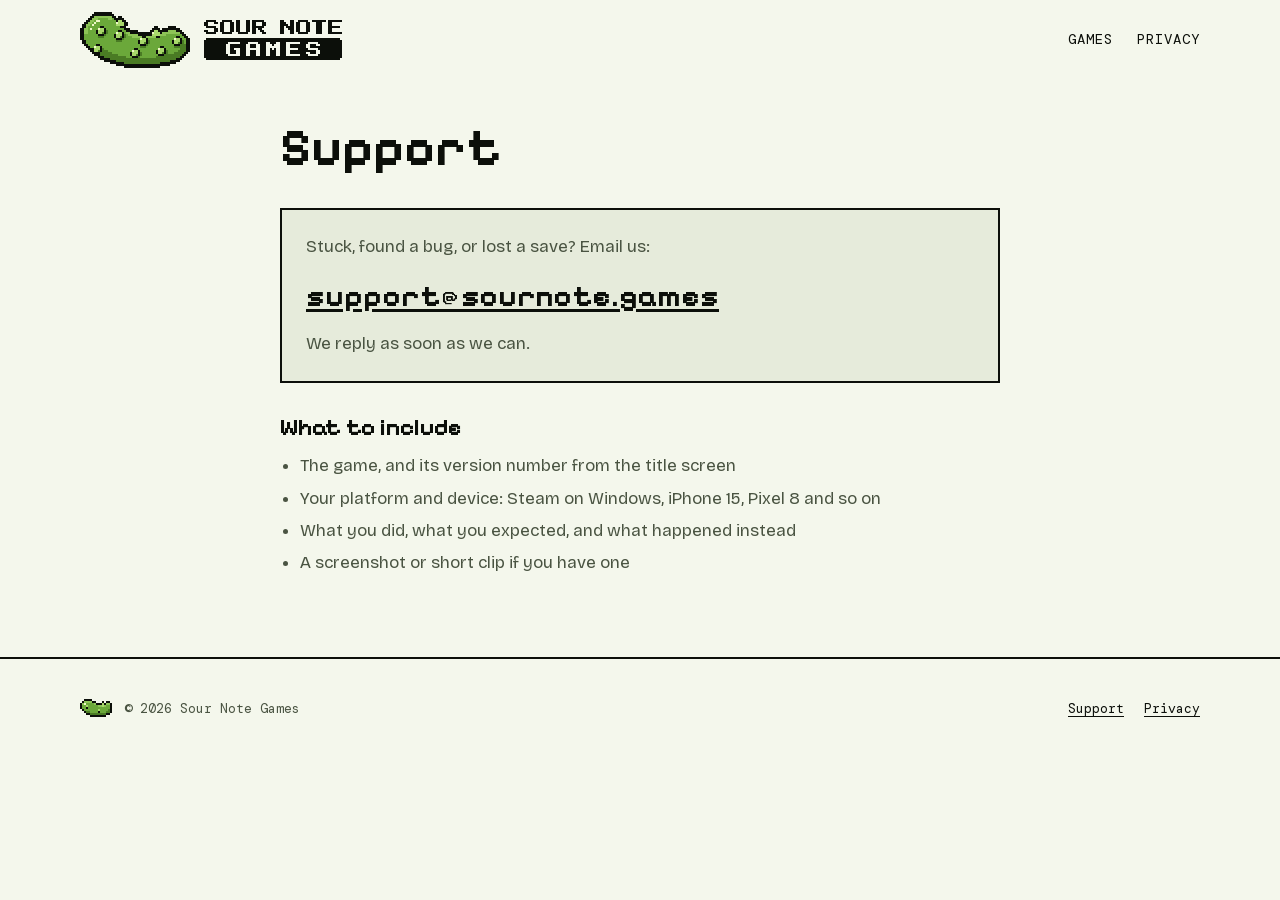
<file: support.html>
<!doctype html>
<html lang="en">
<head>
<meta charset="utf-8">
<meta name="viewport" content="width=device-width, initial-scale=1, viewport-fit=cover">
<title>Support · Sour Note Games</title>
<meta name="description" content="Stuck in Pickled, found a bug or lost a save? Email Sour Note Games at support@sournote.games. Here's what to include so we can help.">
<link rel="canonical" href="https://sournote.games/support.html">
<link rel="icon" href="favicon.ico" sizes="16x16 32x32 48x48">
<link rel="icon" href="favicon.svg" type="image/svg+xml">
<link rel="apple-touch-icon" href="apple-touch-icon.png">
<link rel="stylesheet" href="site.css?v=8">
</head>
<body>
<header class="wrap top">
  <a class="brand" href="index.html" aria-label="Sour Note Games home"><svg xmlns="http://www.w3.org/2000/svg" viewBox="0 0 131 28" shape-rendering="crispEdges" role="img" aria-label="Sour Note Games"><path d="M7 0h9v1h-9zM6 1h11v1h-11zM5 2h2v1h-2zM16 2h2v1h-2zM19 2h2v1h-2zM4 3h2v1h-2zM17 3h5v1h-5zM3 4h2v1h-2zM18 4h1v1h-1zM21 4h2v1h-2zM2 5h2v1h-2zM22 5h2v1h-2zM1 6h2v1h-2zM22 6h2v1h-2zM1 7h2v1h-2zM10 7h2v1h-2zM20 7h3v1h-3zM37 7h2v1h-2zM44 7h4v1h-4zM0 8h2v1h-2zM12 8h1v1h-1zM22 8h3v1h-3zM36 8h4v1h-4zM41 8h9v1h-9zM0 9h2v1h-2zM8 9h1v1h-1zM12 9h1v1h-1zM19 9h2v1h-2zM23 9h6v1h-6zM35 9h2v1h-2zM39 9h5v1h-5zM48 9h3v1h-3zM0 10h2v1h-2zM8 10h1v1h-1zM12 10h1v1h-1zM21 10h1v1h-1zM25 10h11v1h-11zM40 10h1v1h-1zM50 10h2v1h-2zM0 11h2v1h-2zM9 11h3v1h-3zM17 11h1v1h-1zM21 11h1v1h-1zM29 11h7v1h-7zM51 11h2v1h-2zM0 12h2v1h-2zM17 12h1v1h-1zM21 12h1v1h-1zM31 12h2v1h-2zM38 12h2v1h-2zM48 12h2v1h-2zM52 12h2v1h-2zM0 13h2v1h-2zM18 13h3v1h-3zM33 13h1v1h-1zM50 13h1v1h-1zM53 13h2v1h-2zM1 14h2v1h-2zM29 14h1v1h-1zM33 14h1v1h-1zM46 14h1v1h-1zM50 14h1v1h-1zM53 14h2v1h-2zM1 15h2v1h-2zM29 15h1v1h-1zM33 15h1v1h-1zM46 15h1v1h-1zM50 15h1v1h-1zM53 15h2v1h-2zM2 16h2v1h-2zM8 16h2v1h-2zM30 16h3v1h-3zM47 16h3v1h-3zM53 16h2v1h-2zM3 17h2v1h-2zM10 17h1v1h-1zM40 17h2v1h-2zM53 17h2v1h-2zM4 18h3v1h-3zM10 18h1v1h-1zM27 18h2v1h-2zM42 18h1v1h-1zM53 18h2v1h-2zM5 19h2v1h-2zM10 19h1v1h-1zM29 19h1v1h-1zM38 19h1v1h-1zM42 19h1v1h-1zM53 19h2v1h-2zM6 20h4v1h-4zM25 20h1v1h-1zM29 20h1v1h-1zM38 20h1v1h-1zM42 20h1v1h-1zM52 20h2v1h-2zM7 21h3v1h-3zM25 21h1v1h-1zM29 21h1v1h-1zM39 21h3v1h-3zM51 21h2v1h-2zM9 22h3v1h-3zM26 22h3v1h-3zM50 22h2v1h-2zM10 23h5v1h-5zM48 23h3v1h-3zM12 24h6v1h-6zM45 24h5v1h-5zM15 25h7v1h-7zM40 25h8v1h-8zM18 26h27v1h-27zM22 27h18v1h-18z" fill="#0C0F0A"/><path d="M13 9h1v1h-1zM11 10h1v1h-1zM13 10h1v1h-1zM12 11h1v1h-1zM22 11h1v1h-1zM9 12h3v1h-3zM20 12h1v1h-1zM22 12h1v1h-1zM21 13h1v1h-1zM18 14h3v1h-3zM34 14h1v1h-1zM51 14h1v1h-1zM32 15h1v1h-1zM34 15h1v1h-1zM49 15h1v1h-1zM51 15h1v1h-1zM33 16h1v1h-1zM50 16h3v1h-3zM30 17h3v1h-3zM47 17h6v1h-6zM11 18h1v1h-1zM50 18h3v1h-3zM9 19h1v1h-1zM11 19h3v1h-3zM43 19h1v1h-1zM49 19h4v1h-4zM10 20h6v1h-6zM30 20h1v1h-1zM41 20h1v1h-1zM43 20h1v1h-1zM47 20h5v1h-5zM10 21h9v1h-9zM28 21h1v1h-1zM30 21h1v1h-1zM42 21h9v1h-9zM12 22h11v1h-11zM29 22h1v1h-1zM38 22h12v1h-12zM15 23h33v1h-33zM18 24h27v1h-27zM22 25h18v1h-18z" fill="#4A7B24"/><path d="M9 3h5v1h-5zM16 3h1v1h-1zM7 4h1v1h-1zM10 4h8v1h-8zM6 5h1v1h-1zM8 5h10v1h-10zM5 6h1v1h-1zM7 6h11v1h-11zM4 7h6v1h-6zM12 7h8v1h-8zM4 8h1v1h-1zM6 8h3v1h-3zM13 8h9v1h-9zM4 9h4v1h-4zM14 9h5v1h-5zM21 9h2v1h-2zM4 10h4v1h-4zM14 10h4v1h-4zM22 10h1v1h-1zM2 11h7v1h-7zM13 11h4v1h-4zM23 11h1v1h-1zM43 11h8v1h-8zM2 12h7v1h-7zM12 12h5v1h-5zM23 12h3v1h-3zM40 12h8v1h-8zM50 12h2v1h-2zM2 13h16v1h-16zM22 13h8v1h-8zM34 13h13v1h-13zM51 13h2v1h-2zM3 14h15v1h-15zM21 14h8v1h-8zM35 14h11v1h-11zM52 14h1v1h-1zM3 15h26v1h-26zM35 15h11v1h-11zM52 15h1v1h-1zM4 16h4v1h-4zM10 16h20v1h-20zM34 16h13v1h-13zM5 17h2v1h-2zM11 17h19v1h-19zM33 17h7v1h-7zM42 17h5v1h-5zM12 18h15v1h-15zM29 18h10v1h-10zM43 18h7v1h-7zM14 19h12v1h-12zM30 19h8v1h-8zM44 19h5v1h-5zM16 20h9v1h-9zM31 20h7v1h-7zM44 20h3v1h-3zM19 21h6v1h-6zM31 21h8v1h-8zM23 22h3v1h-3zM30 22h8v1h-8z" fill="#6BA83A"/><path d="M7 2h9v1h-9zM6 3h3v1h-3zM14 3h2v1h-2zM5 4h2v1h-2zM4 5h2v1h-2zM3 6h2v1h-2zM3 7h1v1h-1zM2 8h2v1h-2zM2 9h2v1h-2zM44 9h4v1h-4zM2 10h2v1h-2zM23 10h2v1h-2zM41 10h9v1h-9zM24 11h5v1h-5zM40 11h3v1h-3zM26 12h5v1h-5zM33 12h5v1h-5z" fill="#8DC456"/><path d="M19 4h2v1h-2zM19 5h3v1h-3zM18 6h4v1h-4zM10 8h2v1h-2zM9 9h3v1h-3zM37 9h2v1h-2zM9 10h2v1h-2zM19 10h2v1h-2zM37 10h3v1h-3zM18 11h3v1h-3zM36 11h4v1h-4zM18 12h2v1h-2zM31 13h2v1h-2zM48 13h2v1h-2zM30 14h3v1h-3zM47 14h3v1h-3zM30 15h2v1h-2zM47 15h2v1h-2zM8 17h2v1h-2zM7 18h3v1h-3zM40 18h2v1h-2zM7 19h2v1h-2zM27 19h2v1h-2zM39 19h3v1h-3zM26 20h3v1h-3zM39 20h2v1h-2zM26 21h2v1h-2z" fill="#A8D86B"/><path d="M8 4h2v1h-2zM7 5h1v1h-1zM18 5h1v1h-1zM6 6h1v1h-1zM5 8h1v1h-1zM9 8h1v1h-1zM18 10h1v1h-1zM36 10h1v1h-1zM30 13h1v1h-1zM47 13h1v1h-1zM7 17h1v1h-1zM39 18h1v1h-1zM26 19h1v1h-1z" fill="#EEF8C8"/><path d="M63 4h5v1h-5zM71 4h5v1h-5zM78 4h2v1h-2zM83 4h2v1h-2zM86 4h6v1h-6zM100 4h2v1h-2zM105 4h2v1h-2zM109 4h5v1h-5zM116 4h7v1h-7zM124 4h7v1h-7zM62 5h2v1h-2zM67 5h2v1h-2zM70 5h2v1h-2zM75 5h2v1h-2zM78 5h2v1h-2zM83 5h2v1h-2zM86 5h2v1h-2zM91 5h2v1h-2zM100 5h3v1h-3zM105 5h2v1h-2zM108 5h2v1h-2zM113 5h2v1h-2zM118 5h3v1h-3zM124 5h2v1h-2zM62 6h2v1h-2zM70 6h2v1h-2zM75 6h2v1h-2zM78 6h2v1h-2zM83 6h2v1h-2zM86 6h2v1h-2zM91 6h2v1h-2zM100 6h4v1h-4zM105 6h2v1h-2zM108 6h2v1h-2zM113 6h2v1h-2zM118 6h3v1h-3zM124 6h2v1h-2zM63 7h5v1h-5zM70 7h2v1h-2zM75 7h2v1h-2zM78 7h2v1h-2zM83 7h2v1h-2zM86 7h6v1h-6zM100 7h2v1h-2zM103 7h4v1h-4zM108 7h2v1h-2zM113 7h2v1h-2zM118 7h3v1h-3zM124 7h6v1h-6zM67 8h2v1h-2zM70 8h2v1h-2zM75 8h2v1h-2zM78 8h2v1h-2zM83 8h2v1h-2zM86 8h2v1h-2zM89 8h2v1h-2zM100 8h2v1h-2zM104 8h3v1h-3zM108 8h2v1h-2zM113 8h2v1h-2zM118 8h3v1h-3zM124 8h2v1h-2zM62 9h2v1h-2zM67 9h2v1h-2zM70 9h2v1h-2zM75 9h2v1h-2zM78 9h2v1h-2zM83 9h2v1h-2zM86 9h2v1h-2zM90 9h2v1h-2zM100 9h2v1h-2zM105 9h2v1h-2zM108 9h2v1h-2zM113 9h2v1h-2zM118 9h3v1h-3zM124 9h2v1h-2zM63 10h5v1h-5zM71 10h5v1h-5zM79 10h5v1h-5zM86 10h2v1h-2zM91 10h2v1h-2zM100 10h2v1h-2zM105 10h2v1h-2zM109 10h5v1h-5zM118 10h3v1h-3zM124 10h7v1h-7zM63 13h67v1h-67zM62 14h69v1h-69zM62 15h12v1h-12zM80 15h4v1h-4zM89 15h4v1h-4zM95 15h3v1h-3zM100 15h3v1h-3zM110 15h4v1h-4zM119 15h12v1h-12zM62 16h11v1h-11zM75 16h8v1h-8zM85 16h3v1h-3zM90 16h3v1h-3zM96 16h1v1h-1zM100 16h3v1h-3zM105 16h8v1h-8zM115 16h3v1h-3zM120 16h11v1h-11zM62 17h11v1h-11zM75 17h8v1h-8zM85 17h3v1h-3zM90 17h3v1h-3zM100 17h3v1h-3zM105 17h8v1h-8zM115 17h16v1h-16zM62 18h11v1h-11zM75 18h2v1h-2zM80 18h3v1h-3zM90 18h3v1h-3zM95 18h1v1h-1zM97 18h1v1h-1zM100 18h3v1h-3zM109 18h5v1h-5zM119 18h12v1h-12zM62 19h11v1h-11zM75 19h3v1h-3zM80 19h3v1h-3zM85 19h3v1h-3zM90 19h3v1h-3zM95 19h3v1h-3zM100 19h3v1h-3zM105 19h13v1h-13zM120 19h11v1h-11zM62 20h11v1h-11zM75 20h3v1h-3zM80 20h3v1h-3zM85 20h3v1h-3zM90 20h3v1h-3zM95 20h3v1h-3zM100 20h3v1h-3zM105 20h8v1h-8zM115 20h3v1h-3zM120 20h11v1h-11zM62 21h12v1h-12zM80 21h3v1h-3zM85 21h3v1h-3zM90 21h3v1h-3zM95 21h3v1h-3zM100 21h3v1h-3zM110 21h4v1h-4zM119 21h12v1h-12zM62 22h69v1h-69zM63 23h67v1h-67z" fill="currentColor"/></svg></a>
  <nav aria-label="Main"><a href="index.html#games">Games</a><a href="privacy.html">Privacy</a></nav>
</header>
<main class="wrap doc">
  <h1>Support</h1>

  <section class="mailbox">
    <p>Stuck, found a bug, or lost a save? Email us:</p>
    <a href="mailto:support@sournote.games">support@sournote.games</a>
    <p>We reply as soon as we can.</p>
  </section>

  <section>
    <h2>What to include</h2>
    <ul>
      <li>The game, and its version number from the title screen</li>
      <li>Your platform and device: Steam on Windows, iPhone 15, Pixel 8 and so on</li>
      <li>What you did, what you expected, and what happened instead</li>
      <li>A screenshot or short clip if you have one</li>
    </ul>
  </section>
</main>
<footer class="foot">
  <div class="wrap foot-in">
    <div class="foot-id"><svg xmlns="http://www.w3.org/2000/svg" viewBox="0 0 16 16" shape-rendering="crispEdges" role="img" aria-label="Sour Note Games"><path class="mark-line" d="M2 3h4v1h-4zM1 4h1v1h-1zM6 4h2v1h-2zM11 4h1v1h-1zM13 4h2v1h-2zM0 5h1v1h-1zM8 5h3v1h-3zM12 5h1v1h-1zM15 5h1v1h-1zM0 6h1v1h-1zM15 6h1v1h-1zM0 7h1v1h-1zM15 7h1v1h-1zM1 8h1v1h-1zM15 8h1v1h-1zM2 9h1v1h-1zM15 9h1v1h-1zM3 10h2v1h-2zM13 10h2v1h-2zM5 11h8v1h-8z" fill="#0C0F0A"/><path d="M3 7h1v1h-1zM9 9h1v1h-1z" fill="#0C0F0A"/><path d="M14 8h1v1h-1zM3 9h2v1h-2zM13 9h2v1h-2zM5 10h8v1h-8z" fill="#4A7B24"/><path d="M3 5h4v1h-4zM1 6h2v1h-2zM4 6h5v1h-5zM13 6h2v1h-2zM1 7h2v1h-2zM4 7h11v1h-11zM2 8h7v1h-7zM10 8h4v1h-4zM5 9h4v1h-4zM10 9h3v1h-3z" fill="#6BA83A"/><path d="M2 4h4v1h-4zM1 5h1v1h-1zM7 5h1v1h-1zM13 5h2v1h-2zM9 6h2v1h-2zM12 6h1v1h-1z" fill="#8DC456"/><path d="M11 5h1v1h-1zM3 6h1v1h-1zM11 6h1v1h-1zM9 8h1v1h-1z" fill="#A8D86B"/><path d="M2 5h1v1h-1z" fill="#EEF8C8"/></svg><span>© 2026 Sour Note Games</span></div>
    <nav aria-label="Legal"><a href="support.html" aria-current="page">Support</a><a href="privacy.html">Privacy</a></nav>
  </div>
</footer>
</body>
</html>
</file>
<file: site.css>
/* Layout: one centred column of full-width bands; the pixel grid and the black 2px outline are the only ornament */
@font-face { font-family: 'Pixelify Sans'; font-weight: 700; font-display: swap; src: url(fonts/pixelify-sans-700.woff2) format('woff2'); }
@font-face { font-family: 'Bricolage Grotesque'; font-weight: 400 600; font-display: swap; src: url(fonts/bricolage-grotesque.woff2) format('woff2'); }
@font-face { font-family: 'DM Mono'; font-weight: 400; font-display: swap; src: url(fonts/dm-mono-400.woff2) format('woff2'); }
:root {
  --bg: #F4F7EC;      /* Vinegar */
  --fg: #0C0F0A;      /* Brine Black */
  --muted: #4A5442;
  --panel: #E6EBDB;   /* Jar */
  --line: #0C0F0A;
  --accent: #145A1E;  /* Dill: links and labels */
  --pop: #FFE14A;     /* Seed Yellow: the one sour note */
  --pop-fg: #0C0F0A;
  --focus: var(--fg);   /* yellow barely shows on the light page, but it's right on the game's purple */
  --dot: #DCE3CE;
  --word: #0C0F0A;    /* wordmark ink */
  --mark-line: #0C0F0A; /* the small pickle's outline */
  --display: 'Pixelify Sans', 'Courier New', monospace;
  --body: 'Bricolage Grotesque', system-ui, -apple-system, 'Segoe UI', sans-serif;
  --mono: 'DM Mono', ui-monospace, SFMono-Regular, Menlo, monospace;
  /* Pickled keeps its own world: the same in both themes */
  --game-bg: #3B1E7A; --game-fg: #FFF4E0; --game-muted: #E3D6F5;
  --game-ink: #1A1033;
}
@media (prefers-color-scheme: dark) {
  :root:not([data-theme="light"]) {
    --bg: #0C0F0A; --fg: #F4F7EC; --muted: #B4BDA8; --panel: #1A2016; --line: #3A4434;
    --accent: #A6F566; --dot: #1A2016; --word: #A6F566; --mark-line: #4A7B24; color-scheme: dark;
  }
}
:root[data-theme="dark"] {
  --bg: #0C0F0A; --fg: #F4F7EC; --muted: #B4BDA8; --panel: #1A2016; --line: #3A4434;
  --accent: #A6F566; --dot: #1A2016; --word: #A6F566; --mark-line: #4A7B24; color-scheme: dark;
}
html { padding: env(safe-area-inset-top, 0px) 0 env(safe-area-inset-bottom, 0px); }
body { margin: 0; background: var(--bg); color: var(--fg); font-family: var(--body); font-size: 17px; line-height: 1.55; }
h1, h2, h3, .line, .btn, .mail a, .mailbox a { font-variant-ligatures: none; } /* Pixelify Sans draws "fi" as something like an A: "fire" read "Are" */
img, video { display: block; max-width: 100%; height: auto; }
[hidden] { display: none !important; } /* or the img rule above beats it */
.wrap {
  max-width: 1120px; margin: 0 auto;
  padding-left: max(16px, env(safe-area-inset-left, 0px));
  padding-right: max(16px, env(safe-area-inset-right, 0px));
}
a { color: var(--accent); text-underline-offset: 3px; }
a:focus-visible, button:focus-visible { outline: 3px solid var(--focus); outline-offset: 3px; }
.vh { position: absolute; width: 1px; height: 1px; overflow: hidden; clip-path: inset(50%); white-space: nowrap; }
h1, h2, h3 { font-family: var(--display); font-weight: 700; line-height: 1.08; text-wrap: balance; margin: 0; }
p { margin: 0; }
.eyebrow { font-family: var(--mono); font-size: 13px; letter-spacing: 1.5px; text-transform: uppercase; color: var(--accent); }

.top { display: flex; flex-wrap: wrap; align-items: center; justify-content: space-between; gap: 4px 24px; padding-block: 12px; }
.brand { display: block; color: var(--word); line-height: 0; }
.brand svg { width: 262px; height: auto; } /* 2x: the logo only ever scales in whole multiples */
.top nav { display: flex; gap: 24px; font-family: var(--mono); font-size: 14px; letter-spacing: 1px; text-transform: uppercase; }
.top nav a { color: var(--fg); text-decoration: none; padding-block: 12px; }
.top nav a:hover { color: var(--accent); text-decoration: underline; }

.foot { border-top: 2px solid var(--line); background: var(--bg); }
.foot-in { display: flex; flex-wrap: wrap; align-items: center; justify-content: space-between; gap: 16px; padding-block: 28px; font-family: var(--mono); font-size: 13px; color: var(--muted); }
.foot-id { display: flex; align-items: center; gap: 12px; }
.foot-id svg { width: 32px; height: 32px; }
.mark-line { fill: var(--mark-line); } /* on dark a black outline vanishes and the pickle looks chopped, so it borrows the pickle's own shadow green */
.foot nav { display: flex; gap: 20px; }
.foot nav a { color: var(--fg); padding-block: 12px; }

/* Support and privacy */
.doc { max-width: 720px; padding-block: 40px 80px; display: flex; flex-direction: column; gap: 32px; }
.doc h1 { font-size: clamp(36px, 6vw, 52px); }
.doc h2 { font-size: 24px; }
.doc section { display: flex; flex-direction: column; gap: 12px; }
.doc p, .doc li { color: var(--muted); }
.doc ul { margin: 0; padding-left: 1.2em; display: flex; flex-direction: column; gap: 6px; }
.updated { font-family: var(--mono); font-size: 13px; color: var(--muted); }
.mailbox { padding: 24px; border: 2px solid var(--line); background: var(--panel); display: flex; flex-direction: column; gap: 6px; }
.mailbox a { font-family: var(--display); font-weight: 700; font-size: clamp(18px, 5vw, 30px); color: var(--fg); overflow-wrap: anywhere; }

/* Home: Pickled leads, full width, in its own colours */
.games { --line: var(--game-ink); --focus: var(--pop); background: var(--game-bg); color: var(--game-fg); }
/* the title's logo sits at the top, so a short window loses only court from the bottom */
.hero-art { line-height: 0; overflow: hidden; min-height: 220px; max-height: min(720px, calc(100svh - 280px)); }
/* the game's 860 x 360 title screen: everything inside is placed in its pixels, so the layers can't drift apart at any size. 525.6px is 220px tall */
.stage { --w: max(100%, 525.6px); display: block; position: relative; width: var(--w); margin-left: calc((100% - var(--w)) / 2); }
.plate { width: 100%; }
.moon { position: absolute; left: calc(355 / 860 * 100%); top: calc(75 / 360 * 100%); width: calc(150 / 860 * 100%); }
.cloud { position: absolute; left: calc(var(--x) / 860 * 100%); top: calc(var(--y) / 360 * 100%); width: calc(var(--w) / 860 * 100%); }
/* menu.gd's floodlight beam: 12 game pixels wide at the lamp, 80 at the far end, 160 long, at its average glow */
.beam { position: absolute; left: calc((var(--x) - 40) / 860 * 100%); top: calc(86 / 360 * 100%); width: calc(80 / 860 * 100%); height: calc(160 / 360 * 100%); background: rgb(255 244 224 / .125); clip-path: polygon(42.5% 0, 57.5% 0, 100% 100%, 0 100%); transform-origin: 50% 0; }
.fans { position: absolute; left: 0; top: calc(200 / 360 * 100%); width: 100%; }
.letter { position: absolute; left: calc(var(--x) / 860 * 100%); top: calc(16 / 360 * 100%); width: calc(84 / 860 * 100%); height: calc(112 / 360 * 100%); background: url(img/title/letters.png) calc(var(--i) / 6 * 100%) 0 / 700% 100%; }
.ribbon { position: absolute; left: calc(294 / 860 * 100%); top: calc(115 / 360 * 100%); width: calc(276 / 860 * 100%); transform-origin: 49.28% 46.81%; }
.mascot { position: absolute; left: calc(664 / 860 * 100%); top: calc(60 / 360 * 100%); width: calc(40 / 860 * 100%); transform-origin: 50% 100%; }
.ground, .glass { position: absolute; inset: 0; width: 100%; height: 100%; }
@media (prefers-reduced-motion: no-preference) {
  .moon { animation: spin 48s steps(576) infinite; } /* the game's 48 second turn, on its 12 fps clock */
  .cloud { animation: drift calc((860 + var(--w)) / var(--v) * 1s) steps(950) calc((var(--x) + var(--w)) / var(--v) * -1s) infinite; }
  .beam { animation: sweep 3s cubic-bezier(.37, 0, .63, 1) infinite alternate; }
  .fans { animation: cheer .5s step-end infinite; }
  .letter { animation: bob 1.8s step-end calc(var(--i) * .1s) infinite; }
  .ribbon { animation: swell 1.8s step-end infinite; }
  .mascot { animation: hop 1.3s linear infinite, squash 1.3s linear infinite; }
  .lost img { animation: hop 1.3s linear 3, squash 1.3s linear 3; } /* three hops is about 4 seconds, short enough to need no pause button */
}
@keyframes spin { to { transform: rotate(360deg); } }
/* the game wraps its clouds where the screen hides it, but all 860 pixels show here, so each leaves completely. --x is where it rests, the delay starts it there, and each step is about a game pixel */
@keyframes drift {
  from { transform: translateX(calc((var(--x) + var(--w)) / var(--w) * -100%)); }
  to { transform: translateX(calc((860 - var(--x)) / var(--w) * 100%)); }
}
@keyframes sweep {
  from { transform: rotate(-10deg); }
  to { transform: rotate(12deg); }
}
/* UI.crowd: half the fans are up while the other half are down, swapping four times a second. Each strip is one half, and 10% of a strip is the 2 pixel hop */
@keyframes cheer { 50% { transform: translateY(var(--hop)); } }
/* the start screen's own motion in menu.gd: a cosine, snapped to whole game pixels. A letter's frame is 112 pixels tall, a ribbon 272 wide */
@keyframes bob {
  8.6%, 84.7% { transform: translateY(calc(-1 / 112 * 100%)); }
  15.3%, 79.6% { transform: translateY(calc(-2 / 112 * 100%)); }
  20.4%, 75% { transform: translateY(calc(-3 / 112 * 100%)); }
  25%, 70.4% { transform: translateY(calc(-4 / 112 * 100%)); }
  29.6%, 65.3% { transform: translateY(calc(-5 / 112 * 100%)); }
  34.7%, 58.6% { transform: translateY(calc(-6 / 112 * 100%)); }
  41.4% { transform: translateY(calc(-7 / 112 * 100%)); }
  91.4% { transform: none; }
}
@keyframes swell {
  10.2%, 81.5% { transform: scale(1.008); }
  18.5%, 75% { transform: scale(1.016); }
  25%, 68.5% { transform: scale(1.024); }
  31.5%, 60.2% { transform: scale(1.032); }
  39.8% { transform: scale(1.04); }
  89.8% { transform: none; }
}
/* his hop, also from menu.gd: squash, up, a stretch, a hang at the top, down, squash. 20 game pixels is 31.25% of his height */
@keyframes hop {
  0%, 12% { translate: 0 0; animation-timing-function: cubic-bezier(.61, 1, .88, 1); }
  42%, 58% { translate: 0 -31.25%; animation-timing-function: cubic-bezier(.12, 0, .39, 0); }
  86%, 100% { translate: 0 0; }
}
@keyframes squash {
  0%, 58%, 100% { scale: 1; }
  12% { scale: 1.14 .86; }
  42% { scale: .9 1.1; }
  86% { scale: 1.12 .88; }
}
.games-in { display: flex; flex-direction: column; gap: 56px; padding-block: 28px 72px; }
.pitch { display: flex; flex-wrap: wrap; align-items: center; justify-content: space-between; gap: 20px 48px; }
.pitch-copy { flex: 1 1 520px; min-width: 0; display: flex; flex-direction: column; gap: 8px; }
.line { font-family: var(--display); font-weight: 700; font-size: clamp(26px, 3.2vw, 38px); line-height: 1.15; text-wrap: balance; }
.sub { font-size: 18px; color: var(--game-muted); }
.btn { display: inline-flex; align-items: center; min-height: 56px; padding: 0 28px; font-family: var(--display); font-weight: 700; font-size: 20px; text-decoration: none; color: var(--pop-fg); background: var(--pop); border: 2px solid var(--line); box-shadow: 4px 4px 0 var(--line); }
.btn:hover { transform: translate(-1px, -1px); box-shadow: 5px 5px 0 var(--line); }
.btn:active { transform: translate(3px, 3px); box-shadow: 1px 1px 0 var(--line); }
.frame { border: 2px solid var(--game-ink); box-shadow: 8px 8px 0 var(--game-ink); background: var(--game-ink); scroll-margin-top: 24px; }
.clip video { width: 100%; aspect-ratio: 16 / 9; background: var(--game-ink); }
/* the story, told down the page with the picture swapping sides */
.story { display: flex; flex-direction: column; gap: 56px; }
.story article { display: grid; grid-template-columns: minmax(0, 3fr) minmax(0, 2fr); align-items: center; gap: 24px 40px; }
.story article:nth-child(even) .shot { order: 1; }
.shot { box-sizing: border-box; position: relative; aspect-ratio: 16 / 9; overflow: hidden; border: 2px solid var(--game-ink); box-shadow: 4px 4px 0 var(--game-ink); background: var(--game-ink); }
.shot img, .shot video { width: 100%; height: 100%; object-fit: cover; }
.beat { display: flex; flex-direction: column; gap: 12px; }
.story h2 { font-size: clamp(24px, 2.8vw, 32px); }
.story p { color: var(--game-muted); }

/* Home: the studio, briefly */
/* the page's pixel grid survives here, painted on the band */
.studio { background: var(--bg) radial-gradient(var(--dot) 1.5px, transparent 1.5px) 0 0 / 16px 16px; }
.studio-in { display: flex; flex-wrap: wrap; align-items: center; justify-content: space-between; gap: 32px 64px; padding-block: 64px; }
.studio-copy { flex: 1 1 420px; min-width: 0; display: flex; flex-direction: column; gap: 12px; }
.studio h2 { font-size: clamp(28px, 3.6vw, 40px); }
.studio-copy p { color: var(--muted); max-width: 30em; }
.reach { display: flex; flex-direction: column; gap: 8px; min-width: 0; }
.mail { display: flex; flex-wrap: wrap; align-items: center; gap: 12px; }
.mail a { font-family: var(--display); font-weight: 700; font-size: clamp(22px, 2.6vw, 28px); color: var(--fg); overflow-wrap: anywhere; }
.copy { min-height: 44px; padding: 0 16px; font-family: var(--mono); font-size: 13px; letter-spacing: 1px; text-transform: uppercase; color: var(--fg); background: var(--bg); border: 2px solid var(--line); cursor: pointer; }

/* The 404 */
.lost { box-sizing: border-box; min-height: 60svh; display: flex; flex-direction: column; align-items: center; justify-content: center; gap: 12px; padding: 56px 16px; text-align: center; }
.lost img { width: 80px; margin-bottom: 8px; image-rendering: pixelated; transform-origin: 50% 100%; }
.lost .eyebrow { color: var(--game-muted); }
.lost h1 { font-size: clamp(36px, 7vw, 56px); }
.lost p:not(.eyebrow) { font-size: 18px; color: var(--game-muted); }
.lost .btn { margin-top: 20px; }

@media (min-width: 1721px) {
  .hero-art img, .letter { image-rendering: pixelated; } /* past its source size, keep the pixels square */
}
@media (max-width: 699px) {
  .stage { --w: max(134.375%, 525.6px); } /* phones get the game's own 640 x 360 middle of the screen */
}
@media (max-width: 760px) {
  .story article { grid-template-columns: minmax(0, 1fr); }
  .story article:nth-child(even) .shot { order: 0; }
}
@media (max-width: 560px) {
  .brand svg { width: 131px; } /* 1x, the smallest the lockup goes, so the game gets the screen */
  .btn { align-self: stretch; justify-content: center; width: 100%; box-sizing: border-box; }
}
</file>
